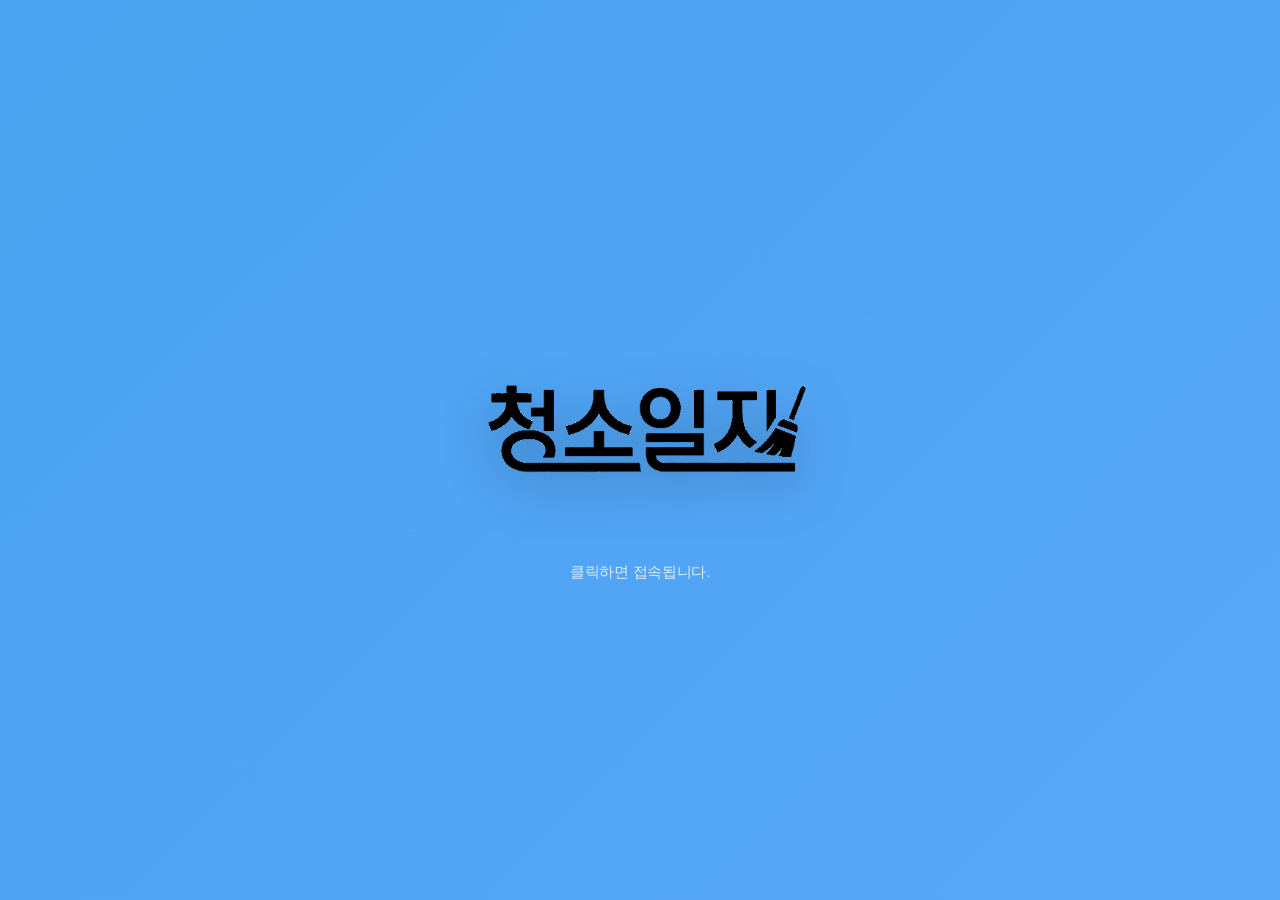
<file: index.html>
<!DOCTYPE html>
<html lang="ko">
<head>
  <meta charset="UTF-8">
  <title>청소일지</title>
  <link rel="stylesheet" href="style.css">
</head>
<body class="intro-body">

  <div class="intro-wrap" onclick="startLoading()">
    <img src="logo.png" class="intro-logo" alt="청소일지 로고">
    <p class="click-text">클릭하면 접속됩니다.</p>
  </div>

  <div class="loading-wrap" id="loading">
    <div class="loader"></div>
    <p>청소일지 접속 중...</p>
  </div>

  <script>
    function startLoading() {
      document.querySelector('.intro-wrap').style.display = 'none';
      document.getElementById('loading').style.display = 'flex';

      setTimeout(() => {
        location.href = "main.html";
      }, 1800);
    }
    function startLoading() {
  const wrap = document.querySelector('.intro-wrap');

  wrap.style.transform = "scale(0.95)";
  wrap.style.opacity = "0.6";

  setTimeout(() => {
    wrap.style.display = 'none';
    document.getElementById('loading').style.display = 'flex';
  }, 300);

  setTimeout(() => {
    location.href = "main.html";
  }, 1800);
}
  </script>

</body>
</html>
</file>
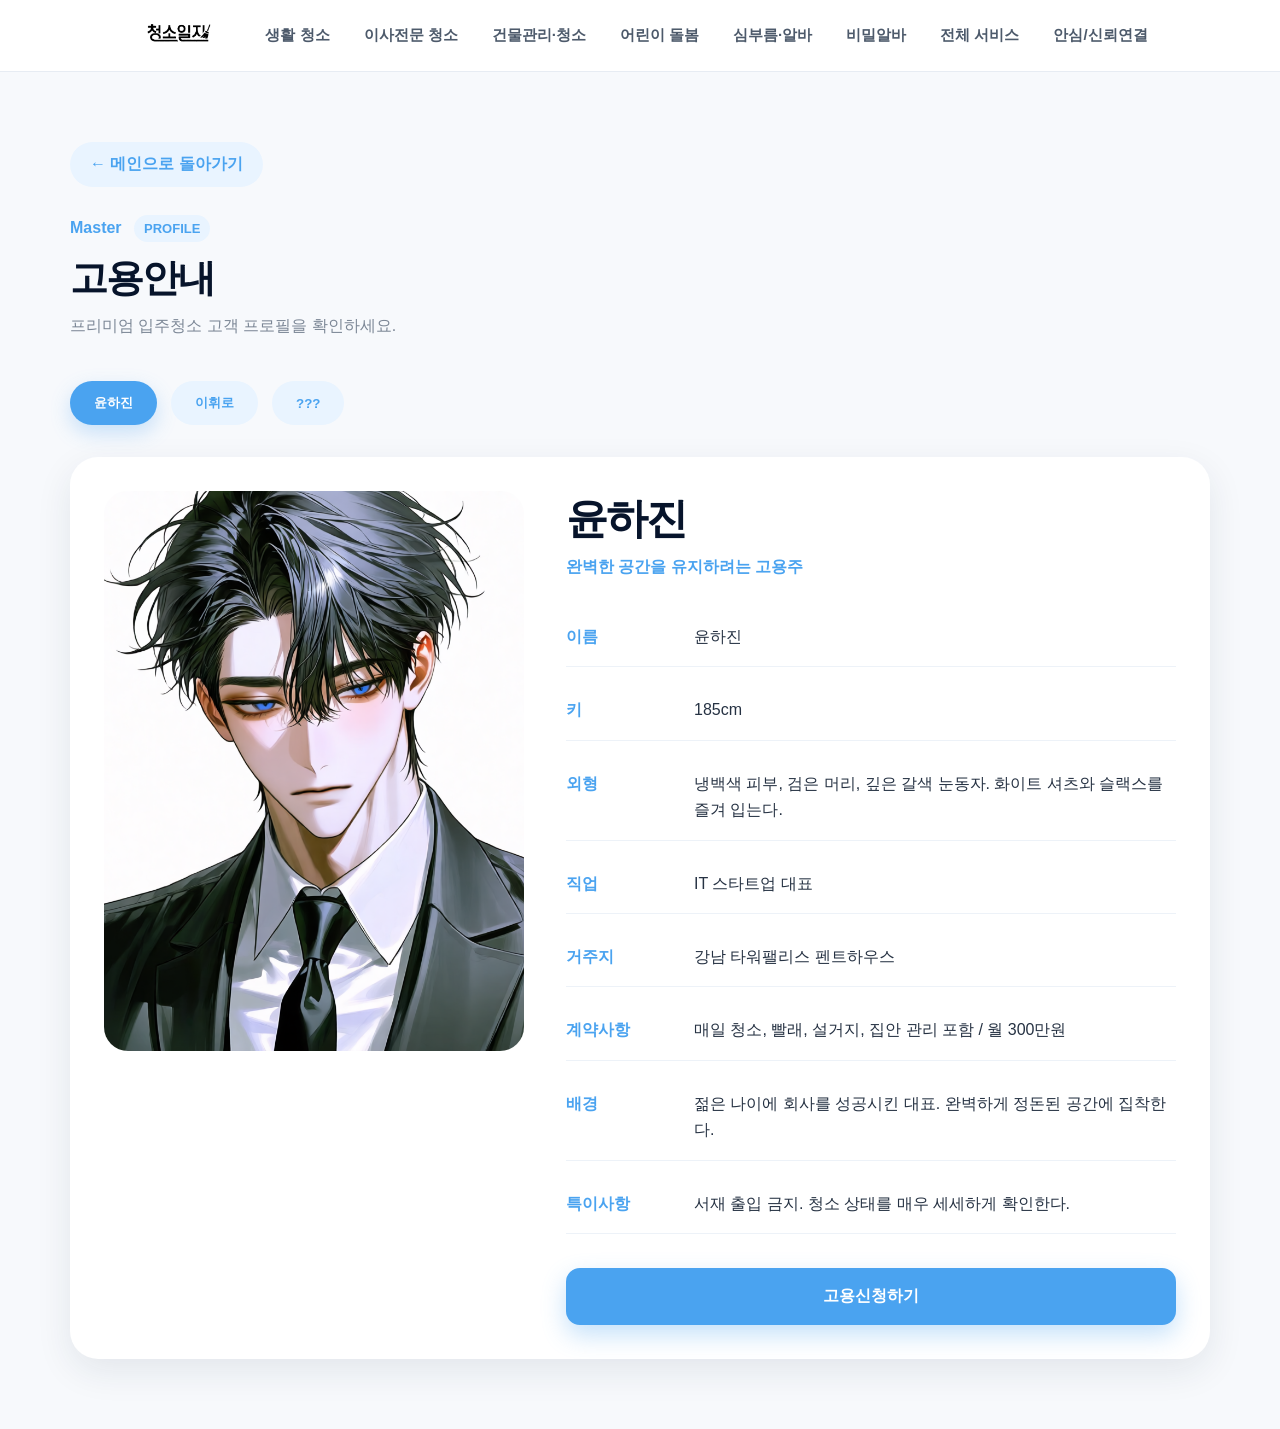
<file: boys.html>
<!DOCTYPE html>
<html lang="ko">
<head>
  <meta charset="UTF-8">
  <title>고용 안내 | 청소일지</title>
  <link rel="stylesheet" href="style.css">
</head>
<body>

<header>
  <div class="logo">
    <img src="logo.png" alt="청소일지 로고">
  </div>

  <nav>
    <a href="main.html">생활 청소</a>
    <a>이사전문 청소</a>
    <a>건물관리·청소</a>
    <a>어린이 돌봄</a>
    <a>심부름·알바</a>
    <a href="secret.html">비밀알바</a>
    <a>전체 서비스</a>
    <a href="https://example.com">안심/신뢰연결</a>
  </nav>
</header>

<main class="hire-main">
    <a href="main.html" class="back-btn">← 메인으로 돌아가기</a>

  <section class="title-area">
    <div>
      <span class="popular">Master</span>
      <span class="hot">PROFILE</span>
    </div>
    <h1>고용안내</h1>
    <p class="sub-text">프리미엄 입주청소 고객 프로필을 확인하세요.</p>
  </section>

  <div class="boy-tabs">
    <button onclick="showBoy('hajin')" class="active">윤하진</button>
    <button onclick="showBoy('boy2')">이휘로</button>
    <button onclick="showBoy('boy3')">???</button>
  </div>

  <section class="profile-card">

    <div class="profile-img-box">
      <img id="boyImage" src="hajin.png" alt="남주 이미지">
    </div>

    <div class="profile-info">
      <h2 id="boyName">윤하진</h2>
      <p class="profile-line" id="boyTag">완벽한 공간을 유지하려는 고용주</p>

      <div class="info-list">
        <p><b>이름</b><span id="name">윤하진</span></p>
        <p><b>키</b><span id="height">185cm</span></p>
        <p><b>외형</b><span id="look">냉백색 피부, 검은 머리, 깊은 갈색 눈동자. 화이트 셔츠와 슬랙스를 즐겨 입는다.</span></p>
        <p><b>직업</b><span id="job">IT 스타트업 대표</span></p>
        <p><b>거주지</b><span id="home">강남 타워팰리스 펜트하우스</span></p>
        <p><b>계약사항</b><span id="contract">매일 청소, 빨래, 설거지, 집안 관리 포함 / 월 300만원</span></p>
        <p><b>배경</b><span id="backstory">젊은 나이에 회사를 성공시킨 대표. 완벽하게 정돈된 공간에 집착한다.</span></p>
        <p><b>특이사항</b><span id="special">서재 출입 금지. 청소 상태를 매우 세세하게 확인한다.</span></p>
      </div>

      <a id="applyLink" href="https://crack.wrtn.ai/detail/69ec5b9fdf49e422f80f9a27" class="apply-btn">고용신청하기</a>
    </div>

  </section>

</main>

<script>
  const boys = {
    hajin: {
      image: "hajin.png",
      name: "윤하진",
      tag: "완벽한 공간을 유지하려는 고용주",
      height: "185cm",
      look: "냉백색 피부, 검은 머리, 깊은 갈색 눈동자. 화이트 셔츠와 슬랙스를 즐겨 입는다.",
      job: "IT 스타트업 대표",
      home: "강남 타워팰리스 펜트하우스",
      contract: "매일 청소, 빨래, 설거지, 집안 관리 포함 / 월 300만원",
      backstory: "젊은 나이에 회사를 성공시킨 대표. 완벽하게 정돈된 공간에 집착한다.",
      special: "서재 출입 금지. 청소 상태를 매우 세세하게 확인한다.",
      link: "https://crack.wrtn.ai/detail/69ec5b9fdf49e422f80f9a27"
    },
    boy2: {
      image: "hirlo.png",
      name: "이휘로",
      tag: "끝났지만 아직 끝나지 않은 관계",
      height: "187cm",
      look: "자연스럽게 넘긴 갈발, 부드러운 눈매, 검정색 목티 차림이 많다.",
      job: "외국계 컨설팅 기업 팀장",
      home: "한남동 고급 빌라",
      contract: "주 5회 청소 및 식사 준비 / 월 350만원",
      backstory: "오랜 해외 생활 이후 귀국, 이전과 다른 공간에서 우연히 다시 마주하게 된다.",
      special: "밤 시간대 호출이 잦다.",
      link: "https://crack.wrtn.ai/detail/6a13095df2679c804007427e"
    },
    boy3: {
      image: "3.png",
      name: "???",
      tag: "???",
      height: "184cm",
      look: "부드러운 백색 머리, 올라간 눈매, 단정하지만 편안한 차림.",
      job: "???",
      home: "???",
      contract: "???",
      backstory: "???",
      special: "???",
      link: "secret.html"
    }
  };

  function showBoy(key) {
    const b = boys[key];

    document.getElementById("boyImage").src = b.image;
    document.getElementById("boyName").innerText = b.name;
    document.getElementById("boyTag").innerText = b.tag;
    document.getElementById("name").innerText = b.name;
    document.getElementById("height").innerText = b.height;
    document.getElementById("look").innerText = b.look;
    document.getElementById("job").innerText = b.job;
    document.getElementById("home").innerText = b.home;
    document.getElementById("contract").innerText = b.contract;
    document.getElementById("backstory").innerText = b.backstory;
    document.getElementById("special").innerText = b.special;
    document.getElementById("applyLink").href = b.link;

    document.querySelectorAll(".boy-tabs button").forEach(btn => {
      btn.classList.remove("active");
    });
    event.target.classList.add("active");
  }
</script>

</body>
</html>
</file>
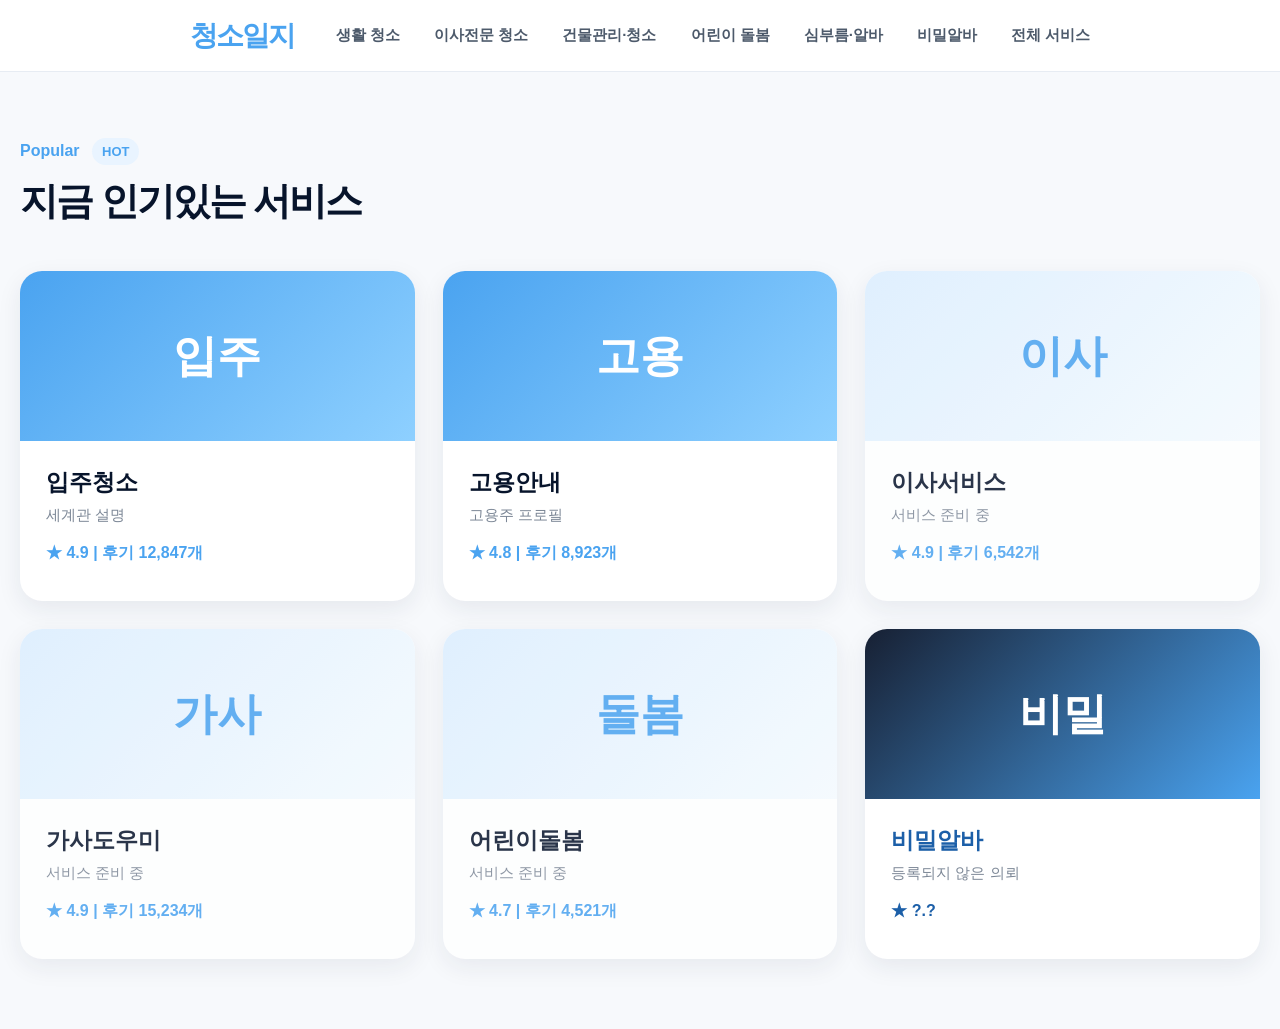
<file: main.html>
<!DOCTYPE html>
<html lang="ko">
<head>
  <meta charset="UTF-8">
  <title>청소일지</title>
  <link rel="stylesheet" href="style.css">
</head>
<body>

<header>
  <div class="logo">청소일지</div>

  <nav>
    <a>생활 청소</a>
    <a>이사전문 청소</a>
    <a>건물관리·청소</a>
    <a>어린이 돌봄</a>
    <a>심부름·알바</a>
    <a href="secret.html">비밀알바</a>
    <a>전체 서비스</a>
  
  </nav>

 
</header>

<main>
  <section class="title-area">
    <div>
      <span class="popular">Popular</span>
      <span class="hot">HOT</span>
    </div>
    <h1>지금 인기있는 서비스</h1>
  </section>

  <section class="service-grid">

    <a href="world.html" class="card">
      <div class="img blue-bg">입주</div>
      <h3>입주청소</h3>
      <p>세계관 설명</p>
      <span>★ 4.9 | 후기 12,847개</span>
    </a>

    <a href="boys.html" class="card">
      <div class="img blue-bg">고용</div>
      <h3>고용안내</h3>
      <p>고용주 프로필</p>
      <span>★ 4.8 | 후기 8,923개</span>
    </a>

    <div class="card locked">
      <div class="img">이사</div>
      <h3>이사서비스</h3>
      <p>서비스 준비 중</p>
      <span>★ 4.9 | 후기 6,542개</span>
    </div>

    <div class="card locked">
      <div class="img">가사</div>
      <h3>가사도우미</h3>
      <p>서비스 준비 중</p>
      <span>★ 4.9 | 후기 15,234개</span>
    </div>

    <div class="card locked">
      <div class="img">돌봄</div>
      <h3>어린이돌봄</h3>
      <p>서비스 준비 중</p>
      <span>★ 4.7 | 후기 4,521개</span>
    </div>

    <a href="secret.html" class="card secret">
      <div class="img dark-bg">비밀</div>
      <h3>비밀알바</h3>
      <p>등록되지 않은 의뢰</p>
      <span>★ ?.?</span>
    </a>

  </section>
</main>

<script>


</script>

</body>
</html>
</file>
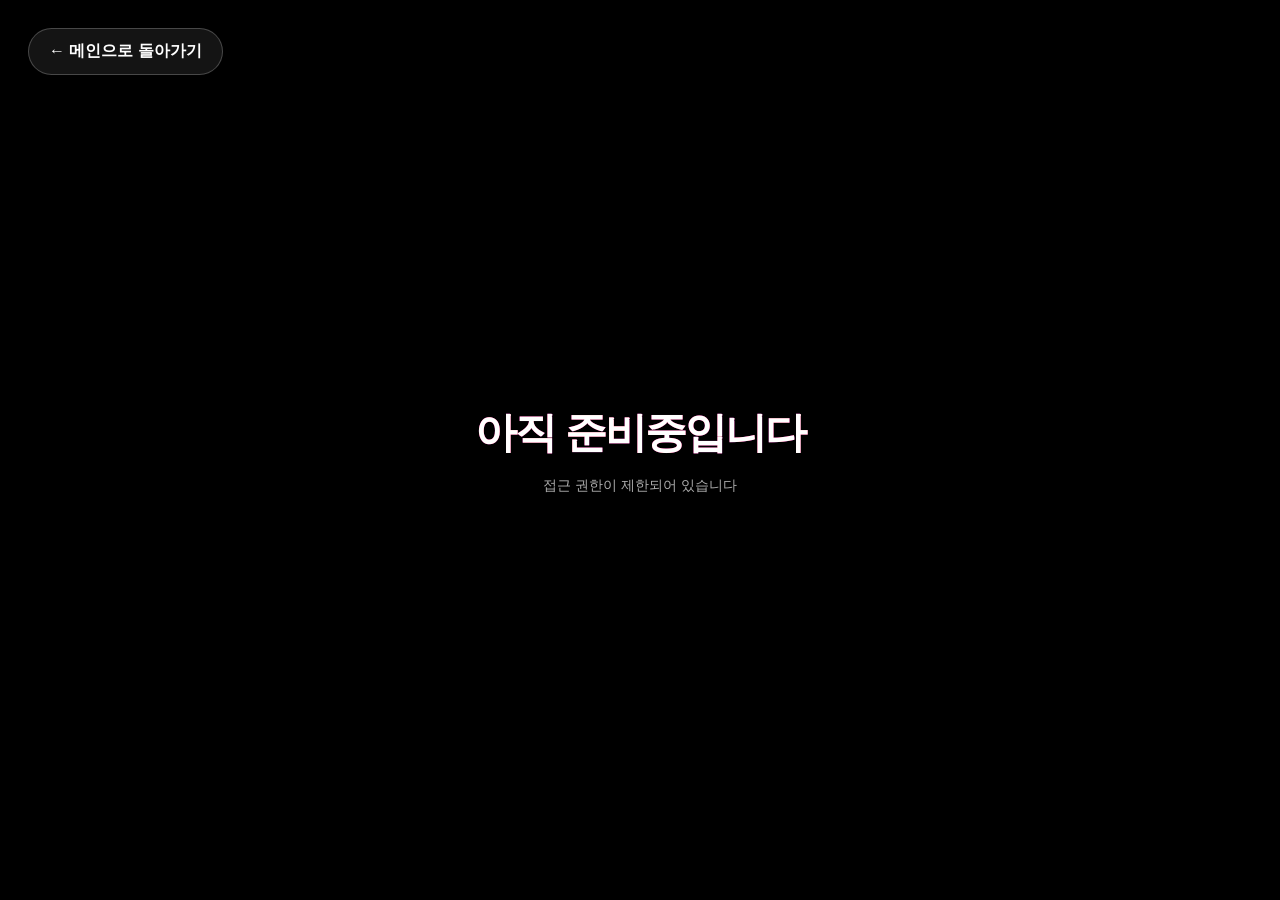
<file: secret.html>
<!DOCTYPE html>
<html lang="ko">
<head>
<meta charset="UTF-8">
<title>비밀알바</title>
<link rel="stylesheet" href="style.css">
</head>

<body class="secret-body">

<a href="main.html" class="secret-back-btn">← 메인으로 돌아가기</a>

<div class="secret-wrap">
  <p class="glitch" data-text="아직 준비중입니다">아직 준비중입니다</p>
  <p class="sub">접근 권한이 제한되어 있습니다</p>
</div>

</body>
</html>
</file>
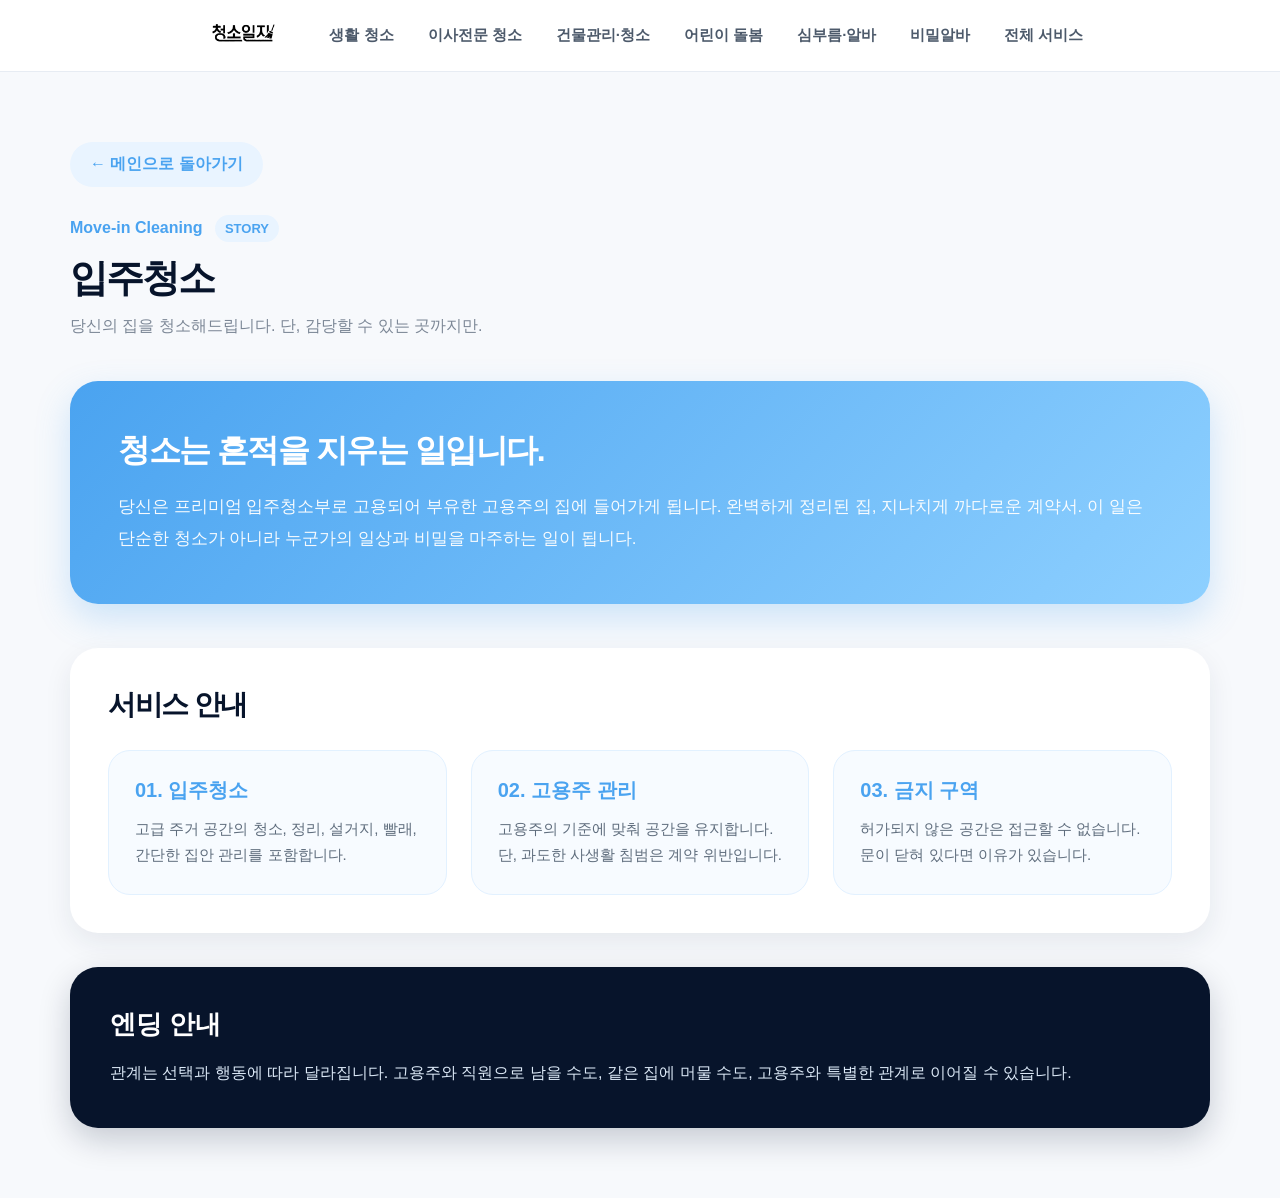
<file: world.html>
<!DOCTYPE html>
<html lang="ko">
<head>
  <meta charset="UTF-8">
  <title>입주청소 | 청소일지</title>
  <link rel="stylesheet" href="style.css">
</head>
<body>

<header>
  <div class="logo">
    <img src="logo.png" alt="청소일지 로고">
  </div>

  <nav>
    <a href="main.html">생활 청소</a>
    <a>이사전문 청소</a>
    <a>건물관리·청소</a>
    <a>어린이 돌봄</a>
    <a>심부름·알바</a>
    <a href="secret.html">비밀알바</a>
    <a>전체 서비스</a>
  </nav>
</header>

<main class="world-main">

  <a href="main.html" class="back-btn">← 메인으로 돌아가기</a>

  <section class="title-area">
    <div>
      <span class="popular">Move-in Cleaning</span>
      <span class="hot">STORY</span>
    </div>
    <h1>입주청소</h1>
    <p class="sub-text">당신의 집을 청소해드립니다. 단, 감당할 수 있는 곳까지만.</p>
  </section>

  <section class="world-hero">
    <h2>청소는 흔적을 지우는 일입니다.</h2>
    <p>
       
      당신은 프리미엄 입주청소부로 고용되어 부유한 고용주의 집에 들어가게 됩니다.
      완벽하게 정리된 집, 지나치게 까다로운 계약서.
      이 일은 단순한 청소가 아니라 누군가의 일상과 비밀을 마주하는 일이 됩니다.
    </p>
  </section>

  <section class="world-section">
    <h2>서비스 안내</h2>

    <div class="world-grid">
      <div class="world-box">
        <h3>01. 입주청소</h3>
        <p>고급 주거 공간의 청소, 정리, 설거지, 빨래, 간단한 집안 관리를 포함합니다.</p>
      </div>

      <div class="world-box">
        <h3>02. 고용주 관리</h3>
        <p>고용주의 기준에 맞춰 공간을 유지합니다. 단, 과도한 사생활 침범은 계약 위반입니다.</p>
      </div>

      <div class="world-box">
        <h3>03. 금지 구역</h3>
        <p>허가되지 않은 공간은 접근할 수 없습니다. 문이 닫혀 있다면 이유가 있습니다.</p>
      </div>
    </div>
  </section>

  <section class="ending-box">
    <h2>엔딩 안내</h2>
    <p>
      관계는 선택과 행동에 따라 달라집니다.  
      고용주와 직원으로 남을 수도, 같은 집에 머물 수도, 고용주와 특별한 관계로 이어질 수 있습니다.
    </p>
  </section>

</main>

</body>
</html>
</file>
<file: style.css>
* {
  box-sizing: border-box;
  margin: 0;
  padding: 0;
}

body {
  font-family: 'Pretendard', 'Noto Sans KR', sans-serif;
  background: #f7f9fc;
  color: #07142b;
}

.intro-body {
  height: 100vh;
  display: flex;
  justify-content: center;
  align-items: center;

  background: linear-gradient(135deg, #4aa3f0, #5ea8ff, #2c5fa8);
  background-size: 300% 300%;
  animation: gradientMove 8s ease infinite;
}

@keyframes gradientMove {
  0% { background-position: 0% 50%; }
  50% { background-position: 100% 50%; }
  100% { background-position: 0% 50%; }
}


.intro-wrap {
  text-align: center;
  cursor: pointer;
}

.intro-logo {
  width: 260px;
  margin-bottom: 28px;
  filter: drop-shadow(0 10px 20px rgba(0,0,0,0.2));
}

.click-text {
  color: white;
  font-size: 15px;
  opacity: 0.9;
  letter-spacing: -0.3px;
}

.loading-wrap {
  display: none;
  flex-direction: column;
  align-items: center;
  gap: 18px;
  color: white;
}

.loader {
  width: 54px;
  height: 54px;
  border: 6px solid rgba(255,255,255,0.35);
  border-top: 6px solid white;
  border-radius: 50%;
  animation: spin 0.8s linear infinite;
}

@keyframes spin {
  to { transform: rotate(360deg); }
}

header {
  height: 72px;
  background: white;
  border-bottom: 1px solid #e7ecf3;
  display: flex;
  align-items: center;
  justify-content: center;
  gap: 42px;
  position: sticky;
  top: 0;
  z-index: 10;
}

.logo {
  color: #4aa3f0;
  font-weight: 900;
  font-size: 28px;
  letter-spacing: -2px;
}

nav {
  display: flex;
  gap: 34px;
  align-items: center;
}

nav a {
  color: #4d5a6b;
  font-size: 15px;
  text-decoration: none;
  font-weight: 700;
  cursor: default;
}

nav a[href] {
  cursor: pointer;
}

nav a:hover {
  color: #4aa3f0;
}

.master-btn {
  background: #4aa3f0;
  color: white;
  border: none;
  padding: 13px 20px;
  border-radius: 10px;
  font-weight: 800;
  cursor: pointer;
  box-shadow: 0 6px 14px rgba(74, 163, 240, 0.28);
}

main {
  max-width: 1320px;
  margin: 0 auto;
  padding: 70px 20px;
}

.title-area {
  margin-bottom: 44px;
}

.popular {
  color: #4aa3f0;
  font-weight: 900;
  margin-right: 8px;
}

.hot {
  background: #e9f4ff;
  color: #4aa3f0;
  padding: 6px 10px;
  border-radius: 999px;
  font-size: 13px;
  font-weight: 900;
}

h1 {
  margin-top: 16px;
  font-size: 38px;
  letter-spacing: -2px;
}

.service-grid {
  display: grid;
  grid-template-columns: repeat(3, 1fr);
  gap: 28px;
}

.card {
  background: white;
  border-radius: 22px;
  overflow: hidden;
  text-decoration: none;
  color: #07142b;
  box-shadow: 0 8px 24px rgba(20, 40, 70, 0.08);
  transition: 0.25s;
  min-height: 330px;
}

.card:hover {
  transform: translateY(-6px);
  box-shadow: 0 14px 34px rgba(74, 163, 240, 0.2);
}

.card.locked {
  cursor: not-allowed;
  opacity: 0.85;
}

.img {
  height: 170px;
  background: linear-gradient(135deg, #dceeff, #f5fbff);
  color: #4aa3f0;
  font-size: 44px;
  font-weight: 900;
  display: flex;
  align-items: center;
  justify-content: center;
}

.blue-bg {
  background: linear-gradient(135deg, #4aa3f0, #8ed0ff);
  color: white;
}

.dark-bg {
  background: linear-gradient(135deg, #172033, #4aa3f0);
  color: white;
}

.card h3 {
  font-size: 23px;
  padding: 26px 26px 8px;
}

.card p {
  padding: 0 26px 18px;
  color: #7c8796;
  font-size: 15px;
}

.card span {
  padding: 0 26px 28px;
  display: block;
  color: #4aa3f0;
  font-weight: 800;
}

.secret h3,
.secret span {
  color: #1c5fa8;
}
.intro-logo {
  width: 460px;
  margin-bottom: 28px;

  animation: float 3s ease-in-out infinite;
  filter: drop-shadow(0 15px 25px rgba(0,0,0,0.25));
}

@keyframes float {
  0% { transform: translateY(0px); }
  50% { transform: translateY(-14px); }
  100% { transform: translateY(0px); }
}
.click-text {
  color: white;
  font-size: 15px;
  opacity: 0.8;
  letter-spacing: -0.3px;

  animation: blink 1.6s infinite;
}

@keyframes blink {
  0%,100% { opacity: 0.8; }
  50% { opacity: 0.3; }
}

.logo img {
  height: 42px;
  object-fit: contain;
}

.hire-main {
  max-width: 1180px;
}

.sub-text {
  margin-top: 12px;
  color: #7c8796;
  font-size: 16px;
}

.boy-tabs {
  display: flex;
  gap: 14px;
  margin-bottom: 32px;
}

.boy-tabs button {
  border: none;
  background: #e9f4ff;
  color: #4aa3f0;
  padding: 13px 24px;
  border-radius: 999px;
  font-weight: 900;
  cursor: pointer;
  transition: 0.2s;
}

.boy-tabs button.active,
.boy-tabs button:hover {
  background: #4aa3f0;
  color: white;
  box-shadow: 0 8px 20px rgba(74, 163, 240, 0.28);
}

.profile-card {
  background: white;
  border-radius: 28px;
  padding: 34px;
  display: grid;
  grid-template-columns: 420px 1fr;
  gap: 42px;
  box-shadow: 0 12px 36px rgba(20, 40, 70, 0.09);
}

.profile-img-box {
  background: linear-gradient(135deg, #e9f4ff, #ffffff);
  border-radius: 24px;
  overflow: hidden;
  height: 560px;
  display: flex;
  align-items: center;
  justify-content: center;
}

.profile-img-box img {
  width: 100%;
  height: 100%;
  object-fit: cover;
}

.profile-info h2 {
  font-size: 42px;
  color: #07142b;
  letter-spacing: -2px;
  margin-bottom: 10px;
}

.profile-line {
  color: #4aa3f0;
  font-weight: 800;
  margin-bottom: 30px;
}

.info-list {
  display: flex;
  flex-direction: column;
  gap: 14px;
}

.info-list p {
  display: grid;
  grid-template-columns: 110px 1fr;
  gap: 18px;
  padding: 16px 0;
  border-bottom: 1px solid #edf2f8;
  line-height: 1.65;
}

.info-list b {
  color: #4aa3f0;
}

.info-list span {
  color: #263243;
}

.apply-btn {
  margin-top: 34px;
  display: block;          /* 핵심 */
  width: 100%;             /* 가로 꽉 채움 */
  text-align: center;

  background: #4aa3f0;
  color: white;
  text-decoration: none;
  padding: 18px 0;
  border-radius: 14px;
  font-weight: 900;
  font-size: 16px;

  box-shadow: 0 10px 24px rgba(74, 163, 240, 0.32);
  transition: 0.25s;
}
  background: #4aa3f0;
  color: white;
  text-decoration: none;
  padding: 17px 34px;
  border-radius: 14px;
  font-weight: 900;
  box-shadow: 0 10px 24px rgba(74, 163, 240, 0.32);
}

.apply-btn:hover {
  transform: translateY(-3px);
}

.apply-btn:hover {
  transform: translateY(-3px);
  box-shadow: 0 14px 30px rgba(74, 163, 240, 0.45);
}

.apply-btn:active {
  transform: scale(0.97);
}
.back-btn {
  display: inline-block;
  margin-bottom: 28px;
  padding: 11px 18px;
  border-radius: 999px;
  background: #e9f4ff;
  color: #4aa3f0;
  text-decoration: none;
  font-weight: 900;
  transition: 0.2s;
}

.back-btn:hover {
  background: #4aa3f0;
  color: white;
  transform: translateX(-3px);
}
/* 검은 화면 */
.secret-body {
  background: #000;
  height: 100vh;
  display: flex;
  justify-content: center;
  align-items: center;
}

/* 중앙 텍스트 */
.secret-wrap {
  text-align: center;
  color: white;
}

/* 글리치 효과 */
.glitch {
  font-size: 42px;
  font-weight: 900;
  position: relative;
  letter-spacing: -2px;
}

.glitch::before,
.glitch::after {
  content: attr(data-text);
  position: absolute;
  left: 0;
}

.glitch::before {
  color: red;
  z-index: -1;
  animation: glitchTop 1s infinite linear alternate-reverse;
}

.glitch::after {
  color: blue;
  z-index: -2;
  animation: glitchBottom 1s infinite linear alternate-reverse;
}

@keyframes glitchTop {
  0% { transform: translate(0,0); }
  50% { transform: translate(-2px,-2px); }
  100% { transform: translate(2px,2px); }
}

@keyframes glitchBottom {
  0% { transform: translate(0,0); }
  50% { transform: translate(2px,2px); }
  100% { transform: translate(-2px,-2px); }
}

.sub {
  margin-top: 16px;
  font-size: 14px;
  color: #aaa;
}
/* ===== 세계관 페이지 ===== */

.world-main {
  max-width: 1180px;
  margin: 0 auto;
  padding: 70px 20px;
}

/* 뒤로가기 버튼 */
.back-btn {
  display: inline-block;
  margin-bottom: 32px;
  padding: 12px 20px;
  border-radius: 999px;
  background: #e9f4ff;
  color: #4aa3f0;
  text-decoration: none;
  font-weight: 900;
  transition: 0.2s;
}

.back-btn:hover {
  background: #4aa3f0;
  color: white;
  transform: translateX(-3px);
}

/* 상단 타이틀 */
.sub-text {
  margin-top: 12px;
  color: #7c8796;
  font-size: 16px;
}

/* 히어로 영역 */
.world-hero {
  background: linear-gradient(135deg, #4aa3f0, #8ed0ff);
  color: white;
  border-radius: 28px;
  padding: 48px;
  margin-bottom: 44px;
  box-shadow: 0 14px 34px rgba(74, 163, 240, 0.25);
}

.world-hero h2 {
  font-size: 32px;
  letter-spacing: -1.5px;
  margin-bottom: 18px;
}

.world-hero p {
  font-size: 17px;
  line-height: 1.9;
  opacity: 0.95;
}

/* 카드 영역 */
.world-section {
  background: white;
  border-radius: 28px;
  padding: 38px;
  margin-bottom: 34px;
  box-shadow: 0 10px 28px rgba(20, 40, 70, 0.08);
}

.world-section h2 {
  font-size: 28px;
  letter-spacing: -1.5px;
  margin-bottom: 26px;
}

/* 3칸 그리드 */
.world-grid {
  display: grid;
  grid-template-columns: repeat(3, 1fr);
  gap: 24px;
}

/* 개별 박스 */
.world-box {
  background: #f7fbff;
  border: 1px solid #e2f1ff;
  border-radius: 22px;
  padding: 26px;
  transition: 0.2s;
}

.world-box:hover {
  transform: translateY(-4px);
  box-shadow: 0 10px 24px rgba(74, 163, 240, 0.15);
}

.world-box h3 {
  color: #4aa3f0;
  margin-bottom: 12px;
  font-size: 20px;
}

.world-box p {
  color: #5f6d7d;
  line-height: 1.75;
  font-size: 15px;
}

/* 엔딩 안내 박스 */
.ending-box {
  background: #07142b;
  color: white;
  border-radius: 28px;
  padding: 40px;
  box-shadow: 0 12px 32px rgba(7, 20, 43, 0.2);
}

.ending-box h2 {
  font-size: 26px;
  margin-bottom: 16px;
}

.ending-box p {
  color: #dce9f7;
  line-height: 1.9;
  font-size: 16px;
}
.secret-back-btn {
  position: fixed;
  top: 28px;
  left: 28px;
  padding: 12px 20px;
  border-radius: 999px;
  background: rgba(255,255,255,0.08);
  color: white;
  text-decoration: none;
  font-weight: 900;
  border: 1px solid rgba(255,255,255,0.22);
  z-index: 10;
  transition: 0.2s;
}

.secret-back-btn:hover {
  background: white;
  color: #000;
}
</file>
